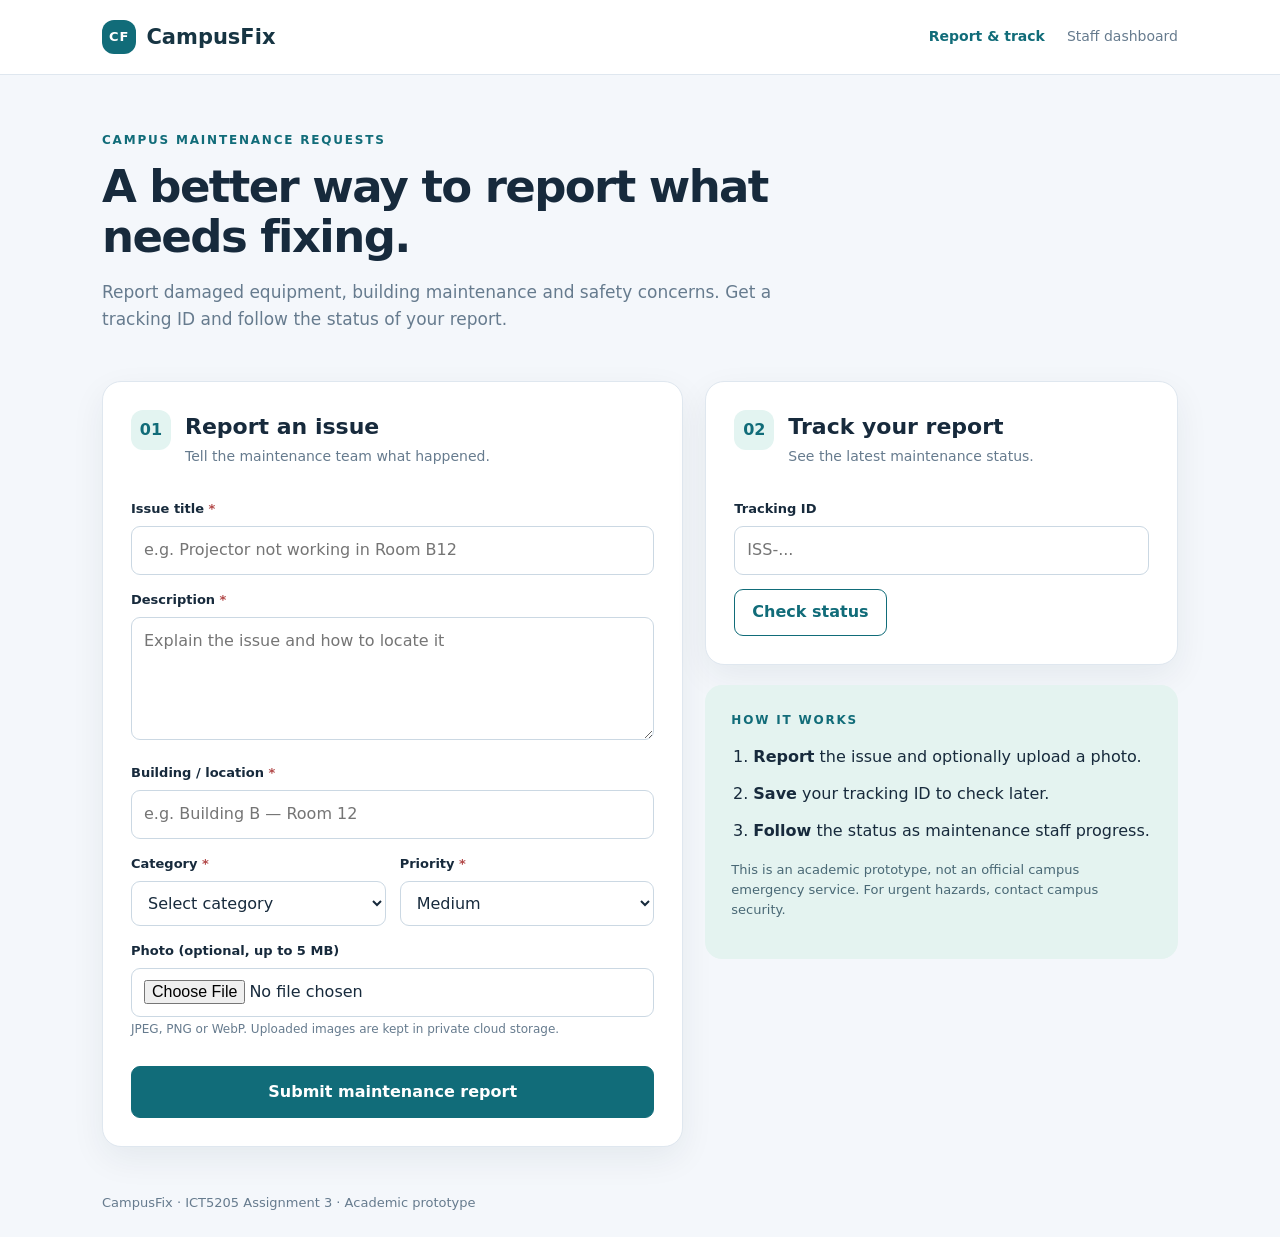
<file: code/frontend/index.html>
<!doctype html>
<html lang="en"><head><meta charset="utf-8"><meta name="viewport" content="width=device-width, initial-scale=1">
<meta name="description" content="CampusFix: report and track campus maintenance requests">
<title>CampusFix | Report and Track</title><link rel="stylesheet" href="styles.css"></head>
<body>
<header class="site-header"><div class="container topbar"><a class="brand" href="index.html"><span class="brand-icon">CF</span> CampusFix</a><nav aria-label="Main navigation"><a class="active" href="index.html">Report &amp; track</a><a href="admin.html">Staff dashboard</a></nav></div></header>
<main class="container">
 <section class="hero"><div class="eyebrow">CAMPUS MAINTENANCE REQUESTS</div><h1>A better way to report what needs fixing.</h1><p>Report damaged equipment, building maintenance and safety concerns. Get a tracking ID and follow the status of your report.</p></section>
 <div class="layout">
 <section class="panel" aria-labelledby="report-title"><div class="section-header"><span class="step">01</span><div><h2 id="report-title">Report an issue</h2><p>Tell the maintenance team what happened.</p></div></div>
  <form id="issueForm">
   <label for="title">Issue title <span class="required">*</span></label><input id="title" name="title" maxlength="120" minlength="3" required placeholder="e.g. Projector not working in Room B12">
   <label for="description">Description <span class="required">*</span></label><textarea id="description" name="description" maxlength="1000" minlength="4" required rows="4" placeholder="Explain the issue and how to locate it"></textarea>
   <label for="location">Building / location <span class="required">*</span></label><input id="location" name="location" maxlength="120" required placeholder="e.g. Building B — Room 12">
   <div class="two-col"><div><label for="category">Category <span class="required">*</span></label><select id="category" required><option value="">Select category</option><option value="plumbing">Plumbing</option><option value="electrical">Electrical</option><option value="it">IT / equipment</option><option value="furniture">Furniture</option><option value="safety">Safety</option><option value="other">Other</option></select></div>
    <div><label for="priority">Priority <span class="required">*</span></label><select id="priority" required><option value="medium">Medium</option><option value="low">Low</option><option value="high">High</option></select></div></div>
   <label for="photo">Photo (optional, up to 5 MB)</label><input id="photo" type="file" accept="image/jpeg,image/png,image/webp"><p class="hint">JPEG, PNG or WebP. Uploaded images are kept in private cloud storage.</p>
   <button type="submit" class="button primary" id="submitBtn">Submit maintenance report</button>
  </form>
  <div id="reportMessage" class="message" role="status" aria-live="polite" hidden></div>
 </section>
 <aside class="side-stack"><section class="panel" aria-labelledby="track-title"><div class="section-header"><span class="step">02</span><div><h2 id="track-title">Track your report</h2><p>See the latest maintenance status.</p></div></div>
   <form id="trackForm"><label for="trackingId">Tracking ID</label><input id="trackingId" placeholder="ISS-..." required pattern="ISS-[a-f0-9]{32}"><button type="submit" class="button secondary" id="trackBtn">Check status</button></form>
   <div id="trackingResult" class="result" role="status" aria-live="polite" hidden></div>
  </section>
  <section class="info-panel"><div class="eyebrow">HOW IT WORKS</div><ol><li><strong>Report</strong> the issue and optionally upload a photo.</li><li><strong>Save</strong> your tracking ID to check later.</li><li><strong>Follow</strong> the status as maintenance staff progress.</li></ol><p class="hint">This is an academic prototype, not an official campus emergency service. For urgent hazards, contact campus security.</p></section>
 </aside></div>
</main><footer class="container site-footer">CampusFix · ICT5205 Assignment 3 · Academic prototype</footer>
<script src="config.js"></script><script src="app.js"></script>
</body></html>
</file>
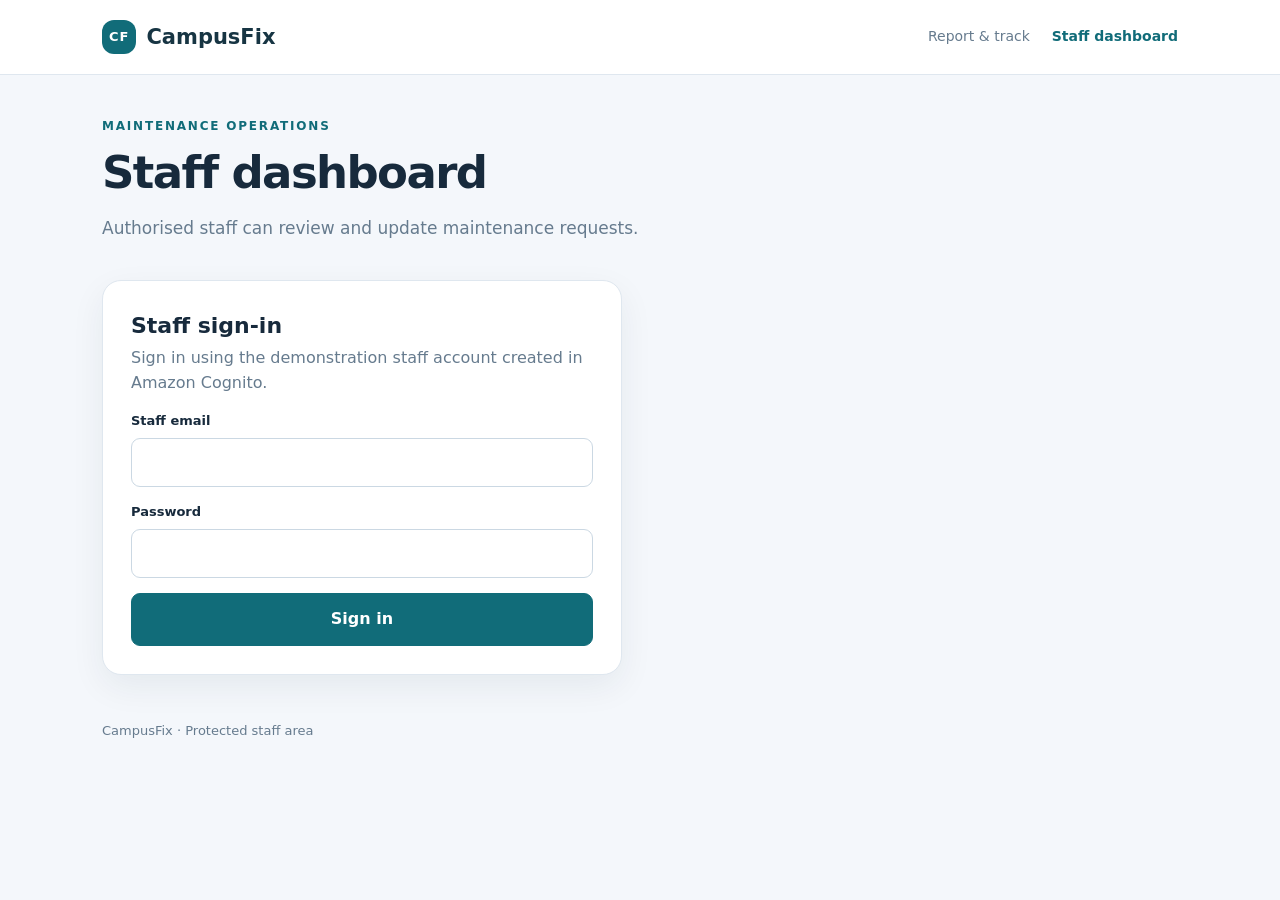
<file: code/frontend/admin.html>
<!doctype html><html lang="en"><head><meta charset="utf-8"><meta name="viewport" content="width=device-width, initial-scale=1">
<meta name="robots" content="noindex"><title>CampusFix | Staff dashboard</title><link rel="stylesheet" href="styles.css"></head>
<body><header class="site-header"><div class="container topbar"><a class="brand" href="index.html"><span class="brand-icon">CF</span> CampusFix</a><nav><a href="index.html">Report &amp; track</a><a class="active" href="admin.html">Staff dashboard</a></nav></div></header>
<main class="container"><section class="hero compact"><div class="eyebrow">MAINTENANCE OPERATIONS</div><h1>Staff dashboard</h1><p>Authorised staff can review and update maintenance requests.</p></section>
<section id="loginPanel" class="panel narrow"><h2>Staff sign-in</h2><p class="muted">Sign in using the demonstration staff account created in Amazon Cognito.</p><form id="loginForm"><label for="staffEmail">Staff email</label><input id="staffEmail" type="email" autocomplete="username" required><label for="staffPassword">Password</label><input id="staffPassword" type="password" autocomplete="current-password" required><button type="submit" class="button primary">Sign in</button></form><div id="loginMessage" class="message" role="status" aria-live="polite" hidden></div></section>
<section id="dashboard" hidden><div class="dashboard-tools"><div><h2>Maintenance requests</h2><p class="muted">Totals below reflect the current loaded page, not all historical requests.</p></div><button class="button ghost" id="logoutBtn">Sign out</button></div>
<div class="stats"><div><span>Open</span><strong id="openCount">0</strong></div><div><span>In progress</span><strong id="progressCount">0</strong></div><div><span>Resolved</span><strong id="resolvedCount">0</strong></div></div>
<section class="panel"><div class="filter-line"><label for="statusFilter">Filter by status</label><select id="statusFilter"><option value="">All (latest 25)</option><option value="open">Open</option><option value="in_progress">In progress</option><option value="resolved">Resolved</option></select><button class="button secondary" id="refreshBtn">Refresh</button></div>
<div class="table-scroll"><table><thead><tr><th>ID / submitted</th><th>Title / location</th><th>Priority</th><th>Status</th><th>Action</th></tr></thead><tbody id="issuesBody"><tr><td colspan="5">No data loaded.</td></tr></tbody></table></div><div id="dashboardMessage" class="message" role="status" aria-live="polite" hidden></div></section>
</section></main><footer class="container site-footer">CampusFix · Protected staff area</footer>
<script src="config.js"></script><script src="admin.js"></script></body></html>
</file>
<file: code/frontend/styles.css>
:root{--bg:#f4f7fb;--surface:#fff;--text:#172a3c;--muted:#667b8e;--primary:#116c79;--primary-dark:#084a53;--border:#dfE7ef;--mint:#e3f4f1;--shadow:0 12px 34px rgba(19,44,63,.065)}
*{box-sizing:border-box}body{margin:0;background:var(--bg);color:var(--text);font:16px/1.55 system-ui,-apple-system,Segoe UI,Roboto,sans-serif}a{color:var(--primary)}.container{max-width:1120px;padding:0 22px;margin:0 auto}
.site-header{background:#fff;border-bottom:1px solid var(--border)}.topbar{display:flex;align-items:center;justify-content:space-between;gap:14px;min-height:74px}.brand{text-decoration:none;font-size:21px;font-weight:800;color:#173543;display:flex;gap:10px;align-items:center}.brand-icon{border-radius:12px;background:var(--primary);color:white;padding:7px;font-size:13px;letter-spacing:1px}.topbar nav{display:flex;gap:22px}.topbar nav a{font-size:14px;text-decoration:none;color:var(--muted)}.topbar nav a.active{color:var(--primary);font-weight:750}
.hero{max-width:740px;padding:56px 0 32px}.hero.compact{padding:42px 0 22px}.eyebrow{font-size:12px;letter-spacing:1.8px;font-weight:800;color:var(--primary)}h1{font-size:clamp(30px,4vw,45px);line-height:1.12;letter-spacing:-1.6px;margin:12px 0 16px}h2{font-size:22px;margin:0}h3{font-size:17px;margin:0}.hero p{color:var(--muted);font-size:17px}.layout{display:grid;grid-template-columns:1.23fr 1fr;gap:22px;align-items:start}.panel{background:var(--surface);border:1px solid var(--border);border-radius:19px;padding:28px;box-shadow:var(--shadow)}.panel.narrow{max-width:520px}.panel p{margin:3px 0 12px}.section-header{display:flex;align-items:start;gap:14px;margin-bottom:19px}.section-header p,.muted,.hint{color:var(--muted)}.section-header p{font-size:14px;margin-top:2px}.step{display:grid;place-items:center;min-width:40px;height:40px;background:var(--mint);color:var(--primary);font-weight:800;border-radius:12px}.side-stack{display:grid;gap:20px}.info-panel{padding:26px;border-radius:17px;background:#e4f3f0}.info-panel ol{padding-left:22px}.info-panel li{margin:12px 0}.info-panel .hint{font-size:13px;color:#496875}.site-footer{margin:46px auto 24px;color:var(--muted);font-size:13px}
label{font-size:13px;font-weight:700;display:block;margin:15px 0 7px}input,textarea,select{font:inherit;width:100%;border:1px solid #cbd8e3;background:#fff;padding:11px 12px;border-radius:9px;color:var(--text)}input:focus,select:focus,textarea:focus,button:focus-visible{outline:3px solid #79c6c7;outline-offset:2px}.required{color:#b24848}.two-col{display:grid;grid-template-columns:1fr 1fr;gap:14px}.hint{font-size:12px}.button{font:inherit;font-weight:700;border-radius:9px;border:1px solid var(--primary);padding:10px 17px;cursor:pointer;background:var(--primary);color:white}.button.primary{width:100%;padding:13px;margin-top:15px}.button:hover{background:var(--primary-dark)}.button.secondary{background:white;color:var(--primary);margin-top:14px}.button.secondary:hover{background:var(--mint)}.button.ghost,.button.link{background:transparent;color:var(--primary)}.button.link{border:0;padding:5px;display:block;font-size:12px}.button.small{font-size:13px;padding:6px 9px}.button:disabled{opacity:.6;cursor:not-allowed}.message{padding:12px 14px;border-radius:9px;margin-top:14px;font-size:14px}.message.success{background:#e8f7ec;color:#235a35}.message.error{background:#fff0ec;color:#954125}.result{border-top:1px solid var(--border);margin-top:15px;padding-top:16px}
.dashboard-tools{display:flex;justify-content:space-between;align-items:center;margin:18px 0}.dashboard-tools p{font-size:13px}.stats{display:grid;grid-template-columns:repeat(3,1fr);gap:15px;margin:0 0 22px}.stats>div{padding:22px;border-radius:15px;background:#fff;border:1px solid var(--border)}.stats span,.stats strong{display:block}.stats span{color:var(--muted);font-size:13px}.stats strong{font-size:30px}.filter-line{display:flex;gap:12px;align-items:center;margin-bottom:16px}.filter-line label{margin:0}.filter-line select{max-width:260px}.filter-line .button{margin:0}.table-scroll{overflow:auto}table{width:100%;border-collapse:collapse;min-width:700px}th,td{text-align:left;padding:13px 10px;border-bottom:1px solid var(--border);vertical-align:middle;font-size:13px}th{color:var(--muted);font-size:12px}td small{color:var(--muted)}td select{min-width:130px;font-size:12px;padding:7px}
@media(max-width:780px){.layout{grid-template-columns:1fr}.topbar{flex-wrap:wrap;padding:13px 0}.hero{padding-top:32px}.panel{padding:20px}.two-col{grid-template-columns:1fr}.stats{gap:8px}.stats>div{padding:12px}.stats strong{font-size:24px}}
</file>
